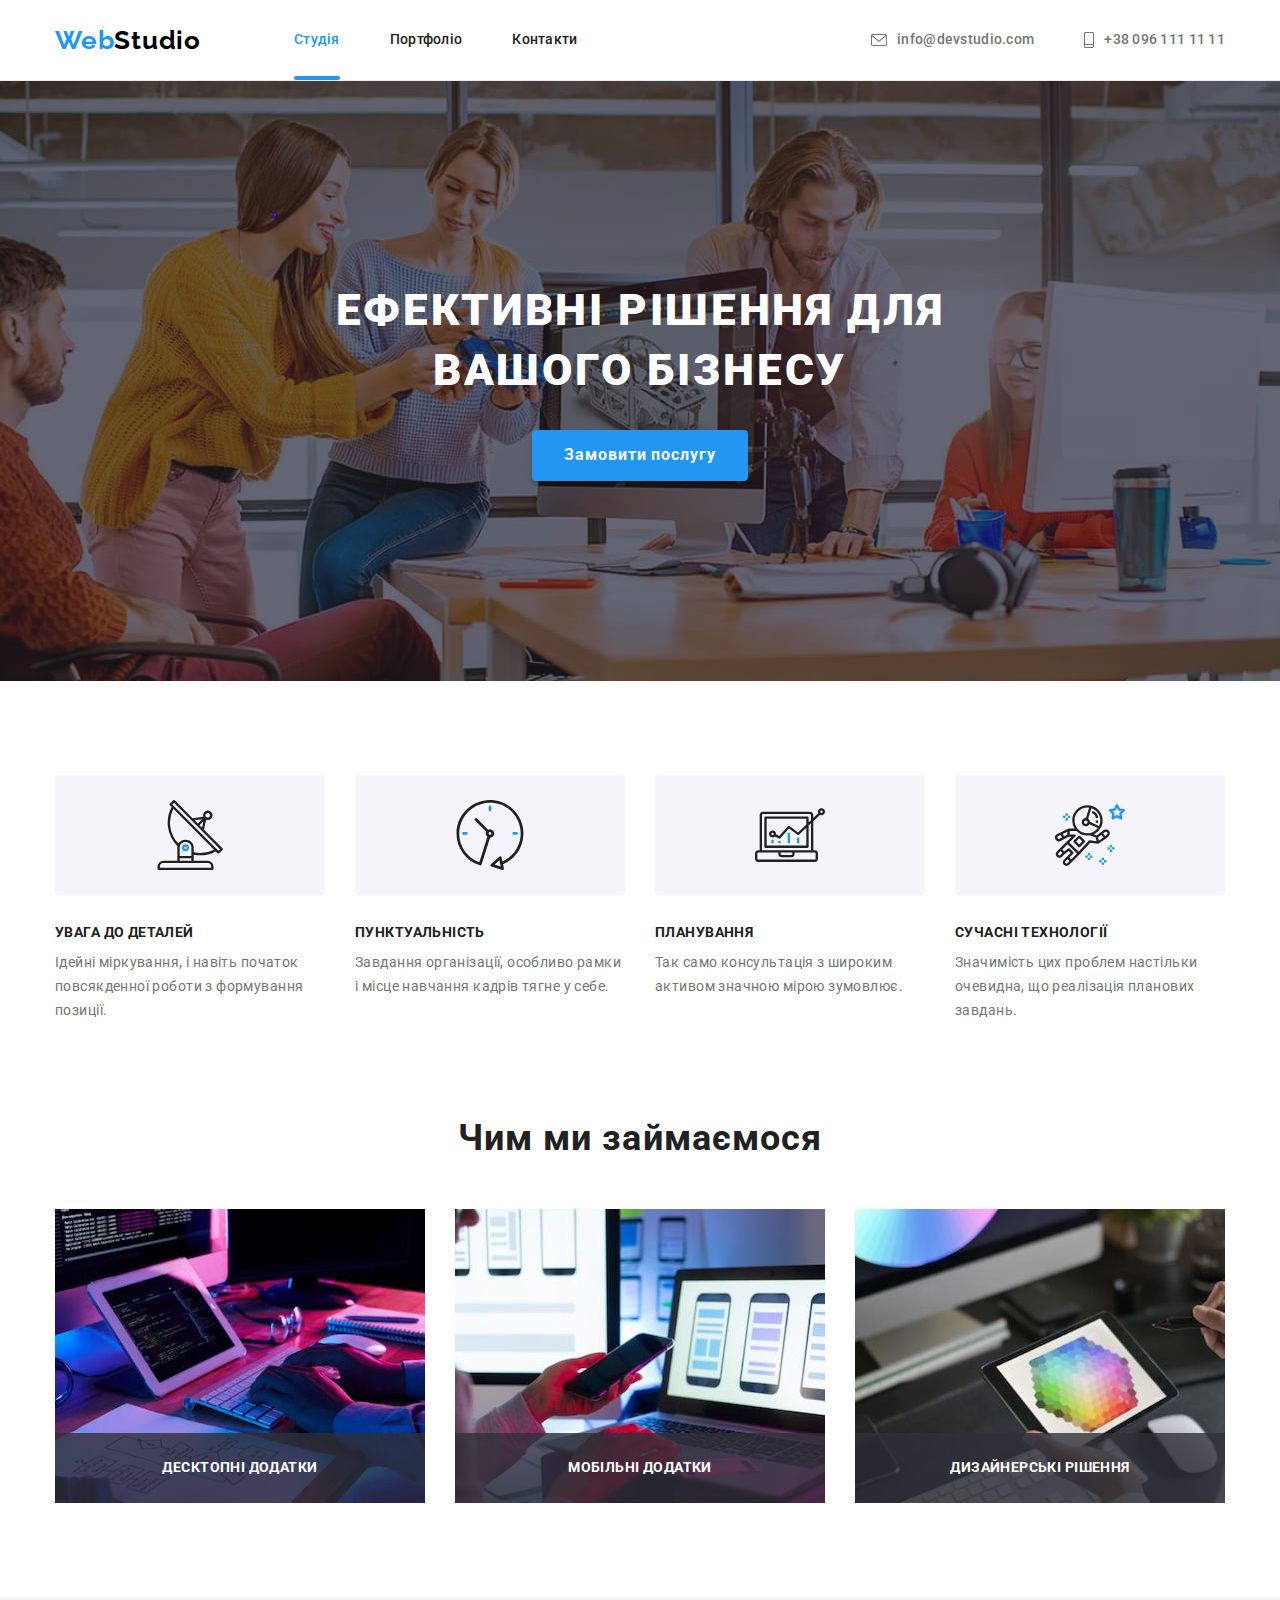
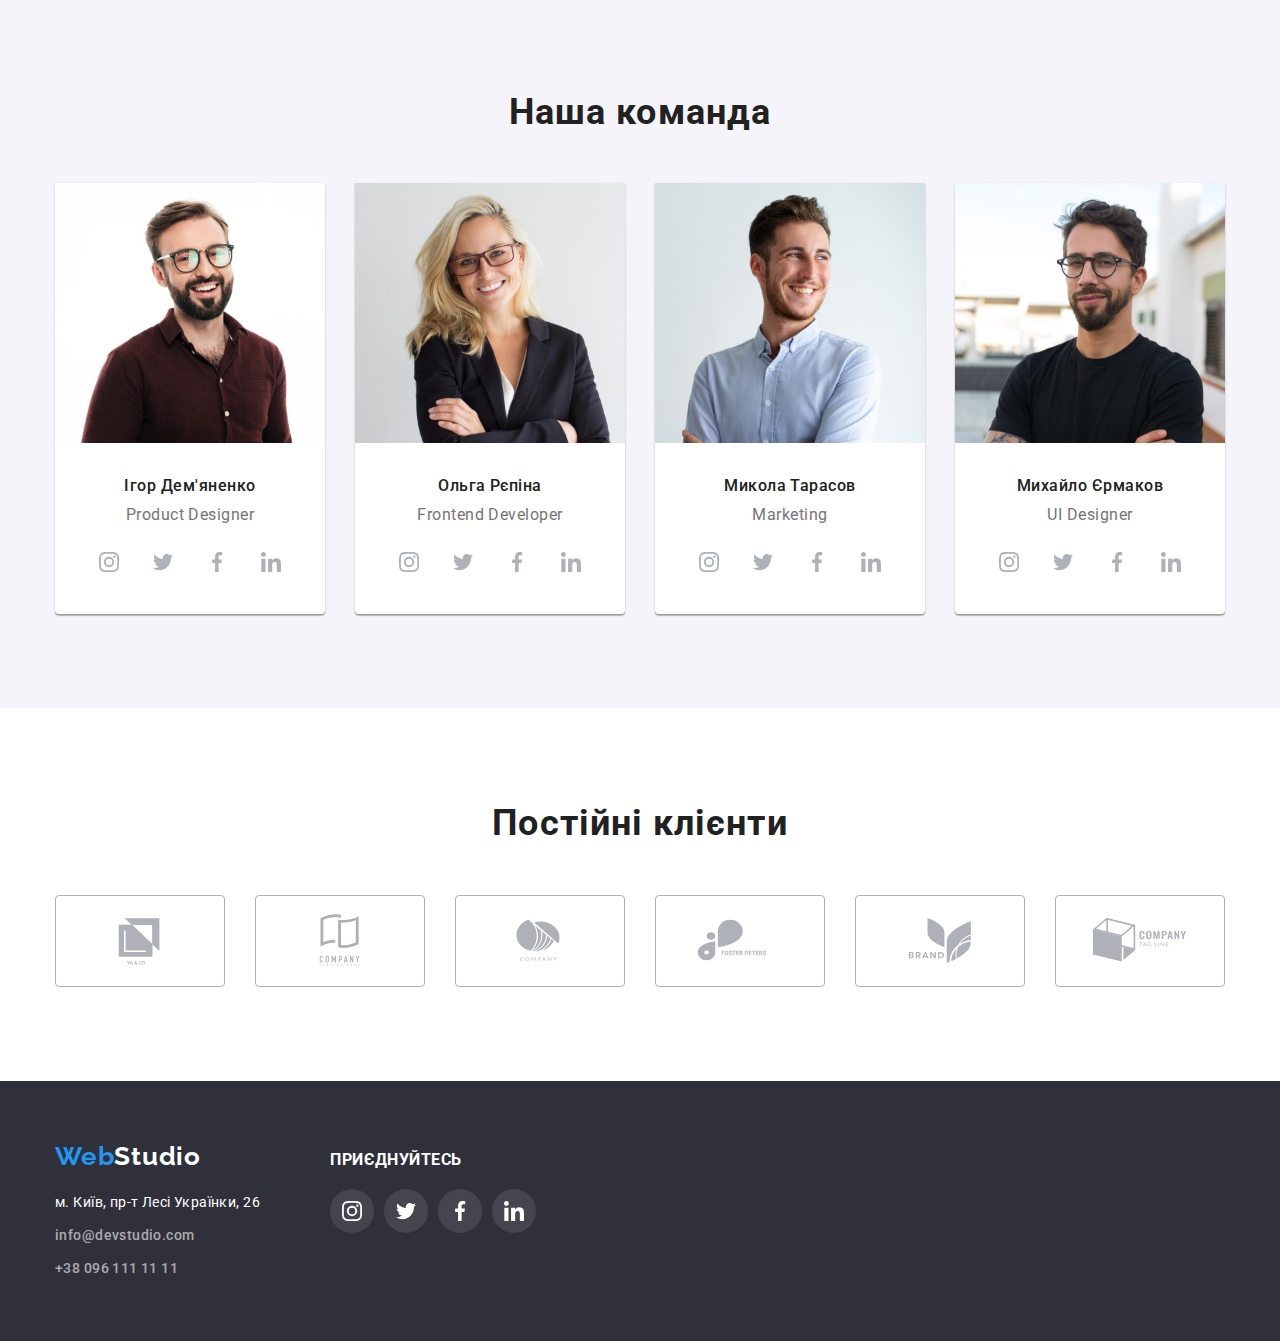
<file: index.html>
<!DOCTYPE html>
<html lang="uk">
  <head>
    <meta charset="UTF-8" />
    <meta http-equiv="X-UA-Compatible" content="IE=edge" />
    <meta name="viewport" content="width=device-width, initial-scale=1.0" />
    <title>Студія</title>
    <link rel="preconnect" href="https://fonts.googleapis.com" />
    <link rel="preconnect" href="https://fonts.gstatic.com" crossorigin />
    <link
      href="https://fonts.googleapis.com/css2?family=Raleway:wght@700&family=Roboto:wght@400;500;700;900&display=swap"
      rel="stylesheet"
    />
    <link
      rel="stylesheet"
      href="https://cdnjs.cloudflare.com/ajax/libs/modern-normalize/1.1.0/modern-normalize.min.css"
    />
    <link rel="stylesheet" href="scc/styles.css" />
  </head>
  <body>
    <!--Шапка сторінки-->

    <header class="header-list">
      <div class="container header-page">
        <div class="nav">
          <nav class="logo-page">
            <a class="logo link" href="./index.html">
              <span class="color-web">Web</span
              ><span class="color-studio">Studio</span></a
            >
            <ul class="list">
              <li class="item">
                <a class="link current" href="">Студія</a>
              </li>
              <li class="item">
                <a href="./portfolio.html" class="link">Портфоліо</a>
              </li>
              <li class="item">
                <a href="./index.html" class="link">Контакти</a>
              </li>
            </ul>
          </nav>
        </div>
        <ul class="contacts list">
          <li class="item">
            <a class="link" href="mailto:info@devstudio.com"
              ><svg class="contacts-icon" width="16" height="12">
                <use href="./images/symbol-defs.svg#icon-letter"></use></svg
              >info@devstudio.com</a
            >
          </li>
          <li class="item">
            <a class="link" href="tel:+380961111111"
              ><svg class="contacts-icon" width="10" height="16">
                <use href="./images/symbol-defs.svg#icon-smartphone"></use></svg
              >+38 096 111 11 11</a
            >
          </li>
        </ul>
      </div>
    </header>

    <!--Герой-->

    <main>
      <section class="hero">
        <div class="overlay">
          <div class="container">
            <h1 class="hero-title">
              Ефективні рішення для<br />вашого бізнесу
            </h1>
            <button data-modal-open class="hero-button active" type="button">
              Замовити послугу
            </button>
          </div>
        </div>
      </section>

      <!--Особливості компанії-->

      <section class="benefits">
        <div class="container">
          <h2 class="visually-hidden">Наші переваги</h2>
          <ul class="benefits-set list">
            <li class="item">
              <div class="box-benefits">
                <svg class="benefits-icon" width="70" height="70">
                  <use href="./images/symbol-defs.svg#icon-antenna"></use>
                </svg>
              </div>
              <h3 class="benefits-title">Увага до деталей</h3>
              <p class="benefits-text">
                Ідейні міркування, і навіть початок повсякденної роботи з
                формування позиції.
              </p>
            </li>
            <li class="item">
              <div class="box-benefits">
                <svg class="benefits-icon" width="70" height="70">
                  <use href="./images/symbol-defs.svg#icon-clock"></use>
                </svg>
              </div>
              <h3 class="benefits-title">Пунктуальність</h3>
              <p class="benefits-text">
                Завдання організації, особливо рамки і місце навчання кадрів
                тягне у себе.
              </p>
            </li>
            <li class="item">
              <div class="box-benefits">
                <svg class="benefits-icon" width="70" height="70">
                  <use href="./images/symbol-defs.svg#icon-diagram"></use>
                </svg>
              </div>
              <h3 class="benefits-title">Планування</h3>
              <p class="benefits-text">
                Так само консультація з широким активом значною мірою зумовлює.
              </p>
            </li>
            <li class="item">
              <div class="box-benefits">
                <svg class="benefits-icon" width="70" height="70">
                  <use href="./images/symbol-defs.svg#icon-astronaut"></use>
                </svg>
              </div>
              <h3 class="benefits-title">Сучасні технології</h3>
              <p class="benefits-text">
                Значимість цих проблем настільки очевидна, що реалізація
                планових завдань.
              </p>
            </li>
          </ul>
        </div>
      </section>

      <!--Чим ми займаємося-->
      <section class="activity">
        <div class="container">
          <h2 class="section-title">Чим ми займаємося</h2>
          <ul class="activity-set list">
            <li class="item">
              <img
                src="images/index/html.jpg"
                alt="photo-html"
                width="370"
                height="294"
              />
              <div class="activity-applications">
                <h3 class="applications-title">Десктопні додатки</h3>
              </div>
            </li>
            <li class="item">
              <img
                src="images/index/css.jpg"
                alt="photo-css"
                width="370"
                height="294"
              />
              <div class="activity-applications">
                <h3 class="applications-title">Мобільні додатки</h3>
              </div>
            </li>
            <li class="item">
              <img
                src="images/index/jscript.jpg"
                alt="photo-jscript"
                width="370"
                height="294"
              />
              <div class="activity-applications">
                <h3 class="applications-title">Дизайнерські рішення</h3>
              </div>
            </li>
          </ul>
        </div>
      </section>

      <!--Наша команда-->

      <section class="team">
        <div class="container">
          <h2 class="section-title">Наша команда</h2>
          <ul class="team-set list">
            <!--Інфо Ігор Дем'яненко-->
            <li class="item">
              <img
                src="images/index/product-designer.jpg"
                alt="photo-pd"
                width="270"
                height="260"
              />
              <div class="box-name">
                <h3 class="team-name">Ігор Дем'яненко</h3>
                <p class="team-profession" lang="en">Product Designer</p>
              </div>
              <div class="social-link">
                <ul class="list link-icon">
                  <li class="items">
                    <a class="link-color links" href="" aria-label="Instagram">
                      <svg class="social-icon">
                        <use
                          href="./images/symbol-defs.svg#icon-instagram"
                        ></use>
                      </svg>
                    </a>
                  </li>
                  <li class="items">
                    <a class="link-color links" href="" aria-label="Twitter">
                      <svg class="social-icon">
                        <use href="./images/symbol-defs.svg#icon-twitter"></use>
                      </svg>
                    </a>
                  </li>
                  <li class="items">
                    <a class="link-color links" href="" aria-label="Facebook">
                      <svg class="social-icon">
                        <use
                          href="./images/symbol-defs.svg#icon-facebook"
                        ></use>
                      </svg>
                    </a>
                  </li>
                  <li class="items">
                    <a class="link-color links" href="" aria-label="Linkedin">
                      <svg class="social-icon">
                        <use
                          href="./images/symbol-defs.svg#icon-linkedin"
                        ></use>
                      </svg>
                    </a>
                  </li>
                </ul>
              </div>
            </li>

            <!--Інфо Ольга Рєпіна-->
            <li class="item">
              <img
                src="images/index/frontend-developer.jpg"
                alt="photo-fd"
                width="270"
                height="260"
              />
              <div class="box-name">
                <h3 class="team-name">Ольга Рєпіна</h3>
                <p class="team-profession" lang="en">Frontend Developer</p>
              </div>
              <div class="social-link">
                <ul class="list link-icon">
                  <li class="items">
                    <a class="link-color links" href="" aria-label="Instagram">
                      <svg class="social-icon">
                        <use
                          href="./images/symbol-defs.svg#icon-instagram"
                        ></use>
                      </svg>
                    </a>
                  </li>
                  <li class="items">
                    <a class="link-color links" href="" aria-label="Twitter">
                      <svg class="social-icon">
                        <use href="./images/symbol-defs.svg#icon-twitter"></use>
                      </svg>
                    </a>
                  </li>
                  <li class="items">
                    <a class="link-color links" href="" aria-label="Facebook">
                      <svg class="social-icon">
                        <use
                          href="./images/symbol-defs.svg#icon-facebook"
                        ></use>
                      </svg>
                    </a>
                  </li>
                  <li class="items">
                    <a class="link-color links" href="" aria-label="Linkedin">
                      <svg class="social-icon">
                        <use
                          href="./images/symbol-defs.svg#icon-linkedin"
                        ></use>
                      </svg>
                    </a>
                  </li>
                </ul>
              </div>
            </li>

            <!--Інфо Микола Тарасов-->
            <li class="item">
              <img
                src="images/index/marketing.jpg"
                alt="photo-marketing"
                width="270"
                height="260"
              />
              <div class="box-name">
                <h3 class="team-name">Микола Тарасов</h3>
                <p class="team-profession" lang="en">Marketing</p>
              </div>
              <div class="social-link">
                <ul class="list link-icon">
                  <li class="items">
                    <a class="link-color links" href="" aria-label="Instagram">
                      <svg class="social-icon">
                        <use
                          href="./images/symbol-defs.svg#icon-instagram"
                        ></use>
                      </svg>
                    </a>
                  </li>
                  <li class="items">
                    <a class="link-color links" href="" aria-label="Twitter">
                      <svg class="social-icon">
                        <use href="./images/symbol-defs.svg#icon-twitter"></use>
                      </svg>
                    </a>
                  </li>
                  <li class="items">
                    <a class="link-color links" href="" aria-label="Facebook">
                      <svg class="social-icon">
                        <use
                          href="./images/symbol-defs.svg#icon-facebook"
                        ></use>
                      </svg>
                    </a>
                  </li>
                  <li class="items">
                    <a class="link-color links" href="" aria-label="Linkedin">
                      <svg class="social-icon">
                        <use
                          href="./images/symbol-defs.svg#icon-linkedin"
                        ></use>
                      </svg>
                    </a>
                  </li>
                </ul>
              </div>
            </li>

            <!--Інфо Михайло Єрмаков-->
            <li class="item">
              <img
                src="images/index/ui-designer.jpg"
                alt="photo-uid"
                width="270"
                height="260"
              />
              <div class="box-name">
                <h3 class="team-name">Михайло Єрмаков</h3>
                <p class="team-profession" lang="en">UI Designer</p>
              </div>
              <div class="social-link">
                <ul class="list link-icon">
                  <li class="items">
                    <a class="link-color links" href="" aria-label="Instagram">
                      <svg class="social-icon">
                        <use
                          href="./images/symbol-defs.svg#icon-instagram"
                        ></use>
                      </svg>
                    </a>
                  </li>
                  <li class="items">
                    <a class="link-color links" href="" aria-label="Twitter">
                      <svg class="social-icon">
                        <use href="./images/symbol-defs.svg#icon-twitter"></use>
                      </svg>
                    </a>
                  </li>
                  <li class="items">
                    <a class="link-color links" href="" aria-label="Facebook">
                      <svg class="social-icon">
                        <use
                          href="./images/symbol-defs.svg#icon-facebook"
                        ></use>
                      </svg>
                    </a>
                  </li>
                  <li class="items">
                    <a class="link-color links" href="" aria-label="Linkedin">
                      <svg class="social-icon">
                        <use
                          href="./images/symbol-defs.svg#icon-linkedin"
                        ></use>
                      </svg>
                    </a>
                  </li>
                </ul>
              </div>
            </li>
          </ul>
        </div>
      </section>

      <!--Постійні клієнти-->
      <section class="clients">
        <div class="container">
          <h2 class="section-title">Постійні клієнти</h2>
          <ul class="clients-set list">
            <li class="item">
              <a class="clients-link" href="" aria-label="client1">
                <svg class="clients-icon">
                  <use href="./images/symbol-defs.svg#icon-client1"></use>
                </svg>
              </a>
            </li>
            <li class="item">
              <a class="clients-link" href="" aria-label="client2">
                <svg class="clients-icon">
                  <use href="./images/symbol-defs.svg#icon-client2"></use>
                </svg>
              </a>
            </li>
            <li class="item">
              <a class="clients-link" href="" aria-label="client3">
                <svg class="clients-icon">
                  <use href="./images/symbol-defs.svg#icon-client3"></use>
                </svg>
              </a>
            </li>
            <li class="item">
              <a class="clients-link" href="" aria-label="client4">
                <svg class="clients-icon">
                  <use href="./images/symbol-defs.svg#icon-client4"></use>
                </svg>
              </a>
            </li>
            <li class="item">
              <a class="clients-link" href="" aria-label="client5">
                <svg class="clients-icon">
                  <use href="./images/symbol-defs.svg#icon-client5"></use>
                </svg>
              </a>
            </li>
            <li class="item">
              <a class="clients-link" href="" aria-label="client6">
                <svg class="clients-icon">
                  <use href="./images/symbol-defs.svg#icon-client6"></use>
                </svg>
              </a>
            </li>
          </ul>
        </div>
      </section>
    </main>

    <!--Підвал сторінки-->
    <footer class="footer-list">
      <div class="container">
        <div class="address-social-footer">
          <div class="footer">
            <a class="logo link" href="./index.html">
              <span class="color-web">Web</span
              ><span class="color-studio">Studio</span></a
            >
            <address class="address-list">
              <ul class="list">
                <li class="item">
                  <a
                    class="address link"
                    href="https://goo.gl/maps/CPtrU1FHBa2aNyZL9"
                    target="_blank"
                    rel="noopener noreferrer nofollow"
                    >м. Київ, пр-т Лесі Українки, 26
                  </a>
                </li>
                <li class="item">
                  <a class="link-rgba link" href="mailto:info@devstudio.com"
                    >info@devstudio.com</a
                  >
                </li>
                <li class="item">
                  <a class="link-rgba link" href="tel:+380961111111"
                    >+38 096 111 11 11</a
                  >
                </li>
              </ul>
            </address>
          </div>

          <!-- Приєднуйтесь -->

          <div class="social-footer">
            <h3 class="title-social-footer">приєднуйтесь</h3>
            <ul class="list box-social-footer">
              <li>
                <a class="link-social-footer" href="" aria-label="Instagram">
                  <svg class="social-icon-footer">
                    <use href="./images/symbol-defs.svg#icon-instagram"></use>
                  </svg>
                </a>
              </li>
              <li>
                <a class="link-social-footer" href="" aria-label="Twitter">
                  <svg class="social-icon-footer">
                    <use href="./images/symbol-defs.svg#icon-twitter"></use>
                  </svg>
                </a>
              </li>
              <li>
                <a class="link-social-footer" href="" aria-label="Facebook">
                  <svg class="social-icon-footer">
                    <use href="./images/symbol-defs.svg#icon-facebook"></use>
                  </svg>
                </a>
              </li>
              <li>
                <a class="link-social-footer" href="" aria-label="Linkedin">
                  <svg class="social-icon-footer">
                    <use href="./images/symbol-defs.svg#icon-linkedin"></use>
                  </svg>
                </a>
              </li>
            </ul>
          </div>
        </div>
      </div>
    </footer>

    <!-- Модальне вікно -->

    <div class="backdrop is-hidden" data-modal>
      <div class="modal">
        <button data-modal-close class="button-modal" type="button">
          <svg class="button-modal-icon">
            <use
              href="./images/symbol-defs-bt-modal.svg#icon-close-black-18dp-2-1-2"
            ></use>
          </svg>
        </button>
      </div>
    </div>

    <script src="./js/modal.js"></script>
  </body>
</html>
</file>
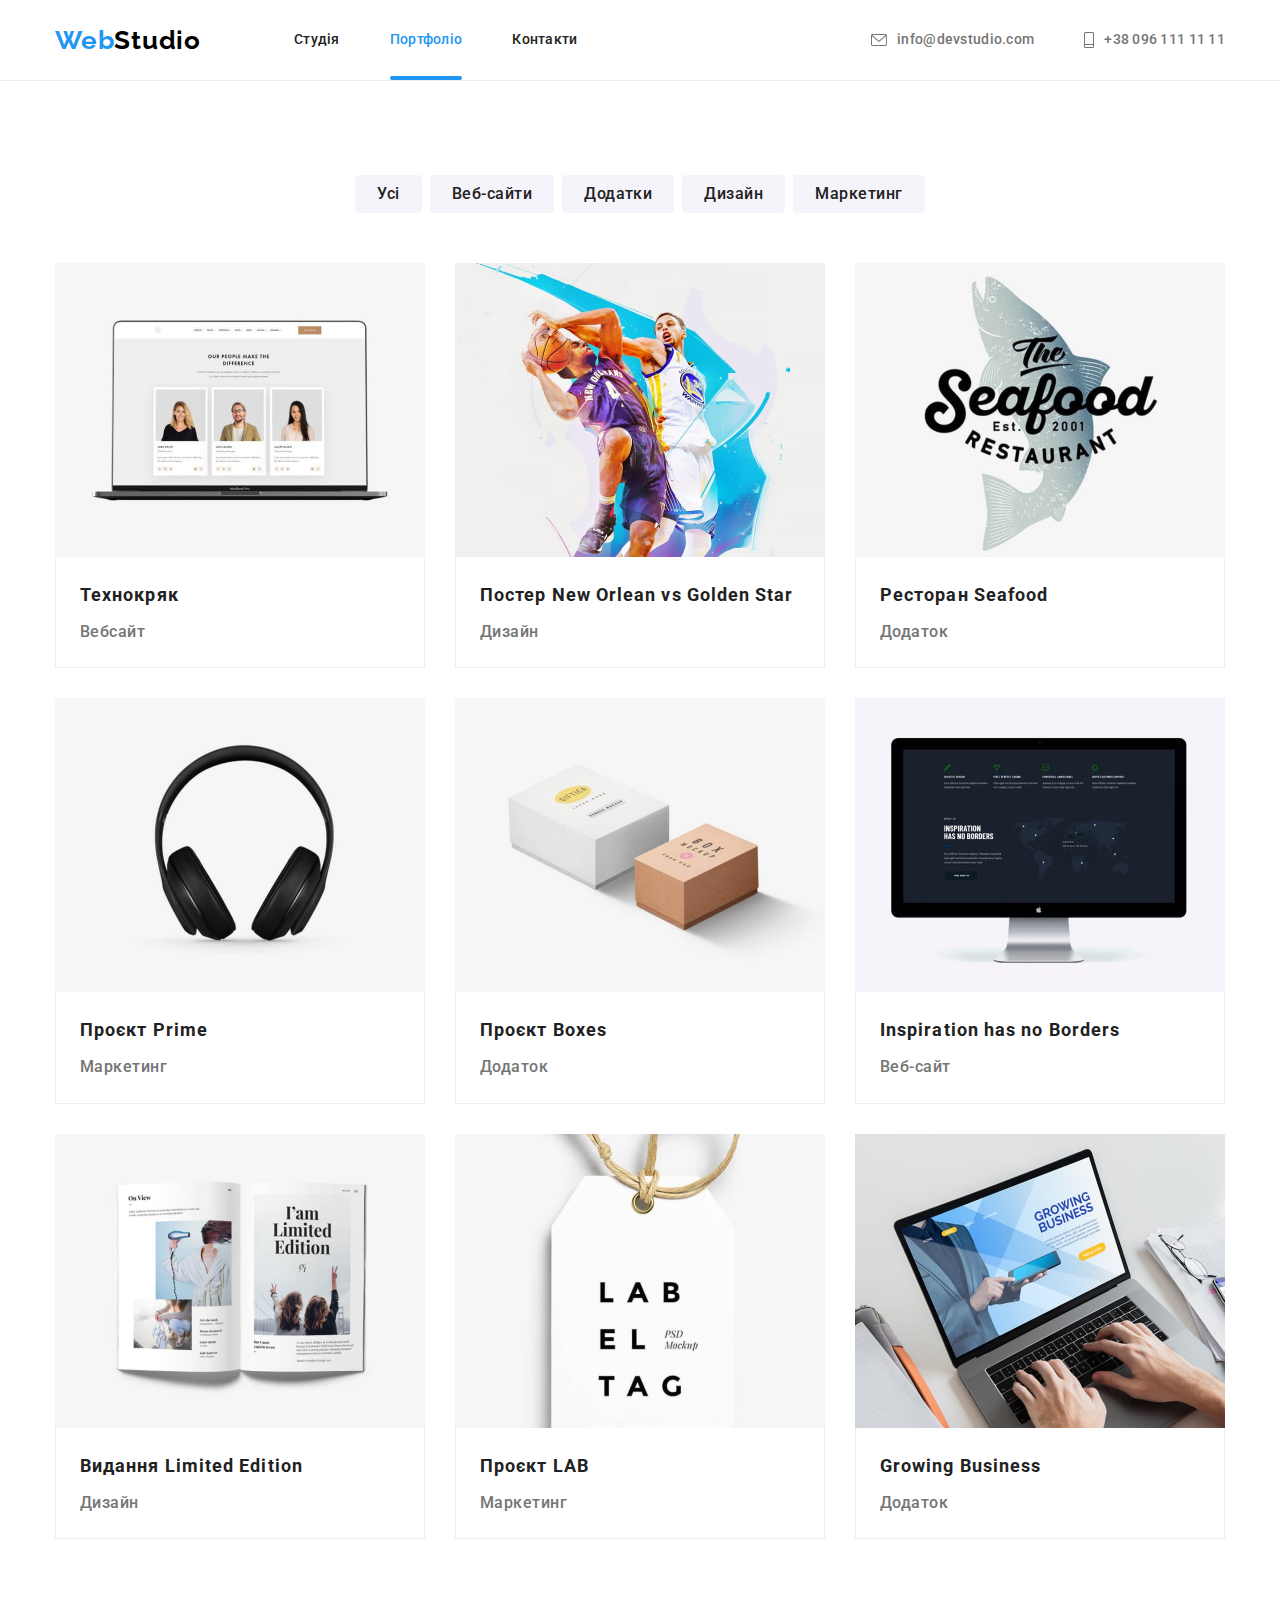
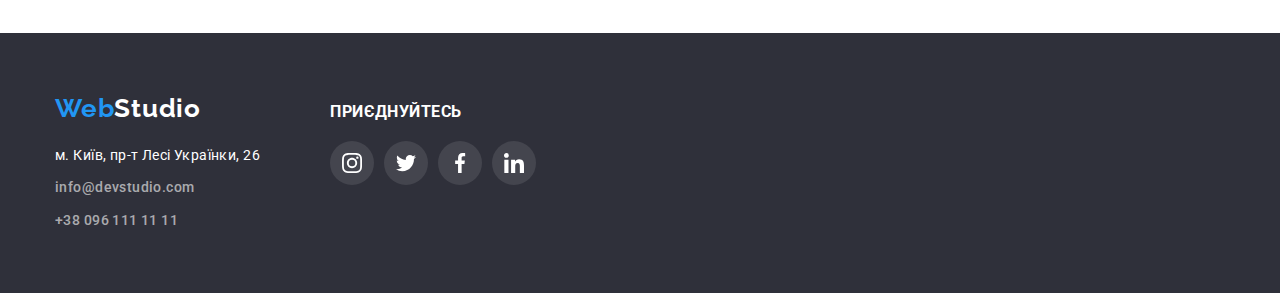
<file: portfolio.html>
<!DOCTYPE html>
<html lang="uk">
  <head>
    <meta charset="UTF-8" />
    <meta http-equiv="X-UA-Compatible" content="IE=edge" />
    <meta name="viewport" content="width=device-width, initial-scale=1.0" />
    <title>Студія</title>
    <link rel="preconnect" href="https://fonts.googleapis.com" />
    <link rel="preconnect" href="https://fonts.gstatic.com" crossorigin />
    <link
      href="https://fonts.googleapis.com/css2?family=Raleway:wght@700&family=Roboto:wght@400;500;700;900&display=swap"
      rel="stylesheet"
    />
    <link
      rel="stylesheet"
      href="https://cdnjs.cloudflare.com/ajax/libs/modern-normalize/1.1.0/modern-normalize.min.css"
    />
    <link rel="stylesheet" href="scc/styles.css" />
  </head>
  <body>
    <!--Шапка сторінки-->

    <header class="header-list">
      <div class="container header-page">
        <div class="nav">
          <nav class="logo-page">
            <a class="logo link" href="./index.html"
              ><span class="color-web">Web</span
              ><span class="color-studio">Studio</span></a
            >
            <ul class="list">
              <li class="item">
                <a href="./index.html" class="link">Студія</a>
              </li>
              <li class="item">
                <a class="link current" href="./portfolio.html">Портфоліо</a>
              </li>
              <li class="item">
                <a href="./index.html" class="link">Контакти</a>
              </li>
            </ul>
          </nav>
        </div>
        <ul class="contacts list">
          <li class="item">
            <a class="link" href="mailto:info@devstudio.com"
              ><svg class="contacts-icon" width="16" height="12">
                <use href="./images/symbol-defs.svg#icon-letter"></use></svg
              >info@devstudio.com</a
            >
          </li>
          <li class="item">
            <a class="link" href="tel:+380961111111"
              ><svg class="contacts-icon" width="10" height="16">
                <use href="./images/symbol-defs.svg#icon-smartphone"></use></svg
              >+38 096 111 11 11</a
            >
          </li>
        </ul>
      </div>
    </header>

    <!--Герой-->

    <main>
      <section class="hero-portfolio">
        <div class="container">
          <h1 class="visually-hidden hero-title">Наші проєкти</h1>
          <ul class="buttons-page list">
            <li class="item">
              <button class="button-portfolio" type="button">Усі</button>
            </li>
            <li class="item">
              <button class="button-portfolio" type="button">Веб-сайти</button>
            </li>
            <li class="item">
              <button class="button-portfolio" type="button">Додатки</button>
            </li>
            <li class="item">
              <button class="button-portfolio" type="button">Дизайн</button>
            </li>
            <li class="item">
              <button class="button-portfolio" type="button">Маркетинг</button>
            </li>
          </ul>

          <!--Список проєктів-->

          <ul class="projects list">
            <li class="projects-item">
              <a class="projects-link link" href="" aria-label="Технокряк">
                <div class="projects-img">
                  <img
                    src="images/portfolio/tehnokriak.jpg"
                    alt="Технокряк"
                    width="370"
                    height="294"
                  />
                  <div class="projects-overlay">
                    <div class="projects-description">
                      <p class="description-text">
                        Ресурс пропонує комплексні пропозиції з різним рівнем
                        функціоналу та сервісів. Все це дозволить відвідувачу
                        отримати вичерпні відомості про компанію чи приватну
                        особу.
                      </p>
                    </div>
                  </div>
                </div>
                <div class="projects-box">
                  <h2 class="projects-title">Технокряк</h2>
                  <p class="projects-text">Вебсайт</p>
                </div>
              </a>
            </li>
            <li class="projects-item">
              <a
                class="projects-link link"
                href=""
                aria-label="Постер New Orlean vs Golden Star"
              >
                <div class="projects-img">
                  <img
                    src="images/portfolio/poster.jpg"
                    alt="Постер"
                    width="370"
                    height="294"
                  />
                  <div class="projects-overlay">
                    <div class="projects-description">
                      <p class="description-text">
                        Ресурс пропонує комплексні пропозиції з різним рівнем
                        функціоналу та сервісів. Все це дозволить відвідувачу
                        отримати вичерпні відомості про компанію чи приватну
                        особу.
                      </p>
                    </div>
                  </div>
                </div>
                <div class="projects-box">
                  <h2 class="projects-title">
                    Постер<span lang="en"> New Orlean vs Golden Star</span>
                  </h2>
                  <p class="projects-text">Дизайн</p>
                </div>
              </a>
            </li>
            <li class="projects-item">
              <a
                class="projects-link link"
                href=""
                aria-label="Ресторан Seafood"
              >
                <div class="projects-img">
                  <img
                    src="images/portfolio/restaurant.jpg"
                    alt="Ресторан"
                    width="370"
                    height="294"
                  />
                  <div class="projects-overlay">
                    <div class="projects-description">
                      <p class="description-text">
                        Ресурс пропонує комплексні пропозиції з різним рівнем
                        функціоналу та сервісів. Все це дозволить відвідувачу
                        отримати вичерпні відомості про компанію чи приватну
                        особу.
                      </p>
                    </div>
                  </div>
                </div>
                <div class="projects-box">
                  <h2 class="projects-title">
                    Ресторан<span lang="en"> Seafood</span>
                  </h2>
                  <p class="projects-text">Додаток</p>
                </div>
              </a>
            </li>
            <li class="projects-item">
              <a class="projects-link link" href="" aria-label="Проєкт Prime">
                <div class="projects-img">
                  <img
                    src="images/portfolio/project-prime.jpg"
                    alt="Проєкт Прайм"
                    width="370"
                    height="294"
                  />
                  <div class="projects-overlay">
                    <div class="projects-description">
                      <p class="description-text">
                        Ресурс пропонує комплексні пропозиції з різним рівнем
                        функціоналу та сервісів. Все це дозволить відвідувачу
                        отримати вичерпні відомості про компанію чи приватну
                        особу.
                      </p>
                    </div>
                  </div>
                </div>
                <div class="projects-box">
                  <h2 class="projects-title">
                    Проєкт<span lang="en"> Prime</span>
                  </h2>
                  <p class="projects-text" lang="en">Маркетинг</p>
                </div>
              </a>
            </li>
            <li class="projects-item">
              <a class="projects-link link" href="" aria-label="Проєкт Boxes">
                <div class="projects-img">
                  <img
                    src="images/portfolio/project-boxes.jpg"
                    alt="Проєкт Коробки"
                    width="370"
                    height="294"
                  />
                  <div class="projects-overlay">
                    <div class="projects-description">
                      <p class="description-text">
                        Ресурс пропонує комплексні пропозиції з різним рівнем
                        функціоналу та сервісів. Все це дозволить відвідувачу
                        отримати вичерпні відомості про компанію чи приватну
                        особу.
                      </p>
                    </div>
                  </div>
                </div>
                <div class="projects-box">
                  <h2 class="projects-title">
                    Проєкт<span lang="en"> Boxes</span>
                  </h2>
                  <p class="projects-text">Додаток</p>
                </div>
              </a>
            </li>
            <li class="projects-item">
              <a
                class="projects-link link"
                href=""
                aria-label="Inspiration has no Borders"
              >
                <div class="projects-img">
                  <img
                    src="images/portfolio/inspiration.jpg"
                    alt="Натхнення"
                    width="370"
                    height="294"
                  />
                  <div class="projects-overlay">
                    <div class="projects-description">
                      <p class="description-text">
                        Ресурс пропонує комплексні пропозиції з різним рівнем
                        функціоналу та сервісів. Все це дозволить відвідувачу
                        отримати вичерпні відомості про компанію чи приватну
                        особу.
                      </p>
                    </div>
                  </div>
                </div>
                <div class="projects-box">
                  <h2 class="projects-title" lang="en">
                    Inspiration has no Borders
                  </h2>
                  <p class="projects-text">Веб-сайт</p>
                </div>
              </a>
            </li>
            <li class="projects-item">
              <a
                class="projects-link link"
                href=""
                aria-label="Limited Edition"
              >
                <div class="projects-img">
                  <img
                    src="images/portfolio/edition.jpg"
                    alt="Видання"
                    width="370"
                    height="294"
                  />
                  <div class="projects-overlay">
                    <div class="projects-description">
                      <p class="description-text">
                        Ресурс пропонує комплексні пропозиції з різним рівнем
                        функціоналу та сервісів. Все це дозволить відвідувачу
                        отримати вичерпні відомості про компанію чи приватну
                        особу.
                      </p>
                    </div>
                  </div>
                </div>
                <div class="projects-box">
                  <h2 class="projects-title">
                    Видання<span lang="en"> Limited Edition</span>
                  </h2>
                  <p class="projects-text">Дизайн</p>
                </div>
              </a>
            </li>
            <li class="projects-item">
              <a class="projects-link link" href="" aria-label="Проєкт LAB">
                <div class="projects-img">
                  <img
                    src="images/portfolio/project-lab.jpg"
                    alt="Проєкт LAB"
                    width="370"
                    height="294"
                  />
                  <div class="projects-overlay">
                    <div class="projects-description">
                      <p class="description-text">
                        Ресурс пропонує комплексні пропозиції з різним рівнем
                        функціоналу та сервісів. Все це дозволить відвідувачу
                        отримати вичерпні відомості про компанію чи приватну
                        особу.
                      </p>
                    </div>
                  </div>
                </div>
                <div class="projects-box">
                  <h2 class="projects-title">
                    Проєкт<span lang="en"> LAB</span>
                  </h2>
                  <p class="projects-text">Маркетинг</p>
                </div>
              </a>
            </li>
            <li class="projects-item">
              <a
                class="projects-link link"
                href=""
                aria-label="Growing Business"
              >
                <div class="projects-img">
                  <img
                    src="images/portfolio/growing-business.jpg"
                    alt="Зростаючий бізнес"
                    width="370"
                    height="294"
                  />
                  <div class="projects-overlay">
                    <div class="projects-description">
                      <p class="description-text">
                        Ресурс пропонує комплексні пропозиції з різним рівнем
                        функціоналу та сервісів. Все це дозволить відвідувачу
                        отримати вичерпні відомості про компанію чи приватну
                        особу.
                      </p>
                    </div>
                  </div>
                </div>
                <div class="projects-box">
                  <h2 class="projects-title" lang="en">Growing Business</h2>
                  <p class="projects-text">Додаток</p>
                </div>
              </a>
            </li>
          </ul>
        </div>
      </section>
    </main>

    <!--Підвал сторінки-->
    <footer class="footer-list">
      <div class="container">
        <div class="address-social-footer">
          <div class="footer">
            <a class="logo link" href="./index.html">
              <span class="color-web">Web</span
              ><span class="color-studio">Studio</span>
            </a>
            <address class="address-list">
              <ul class="list">
                <li class="item">
                  <a
                    class="address link"
                    href="https://goo.gl/maps/CPtrU1FHBa2aNyZL9"
                    target="_blank"
                    rel="noopener noreferrer nofollow"
                    >м. Київ, пр-т Лесі Українки, 26
                  </a>
                </li>
                <li class="item">
                  <a class="link-rgba link" href="mailto:info@devstudio.com"
                    >info@devstudio.com</a
                  >
                </li>
                <li class="item">
                  <a class="link-rgba link" href="tel:+380961111111"
                    >+38 096 111 11 11</a
                  >
                </li>
              </ul>
            </address>
          </div>

          <!-- Приєднуйтесь -->

          <div class="social-footer">
            <h3 class="title-social-footer">приєднуйтесь</h3>
            <ul class="list box-social-footer">
              <li>
                <a class="link-social-footer" href="" aria-label="Instagram">
                  <svg class="social-icon-footer">
                    <use href="./images/symbol-defs.svg#icon-instagram"></use>
                  </svg>
                </a>
              </li>
              <li>
                <a class="link-social-footer" href="" aria-label="Twitter">
                  <svg class="social-icon-footer">
                    <use href="./images/symbol-defs.svg#icon-twitter"></use>
                  </svg>
                </a>
              </li>
              <li>
                <a class="link-social-footer" href="" aria-label="Facebook">
                  <svg class="social-icon-footer">
                    <use href="./images/symbol-defs.svg#icon-facebook"></use>
                  </svg>
                </a>
              </li>
              <li>
                <a class="link-social-footer" href="" aria-label="Linkedin">
                  <svg class="social-icon-footer">
                    <use href="./images/symbol-defs.svg#icon-linkedin"></use>
                  </svg>
                </a>
              </li>
            </ul>
          </div>
        </div>
      </div>
    </footer>
  </body>
</html>
</file>
<file: scc/styles.css>
/* колір основного тексту #212121 */
/* колір додаткового тексту #757575 */
/* колір фону: #F5F5F5 */

.list {
  list-style: none;
}

.link {
  text-decoration: none;
}

.list {
  margin: 0;
  padding: 0;
}

:root {
  --primary-font-weight: 700;
  --second-font-weight: 500;
  --primary-white-color: #ffffff;
  --accent-color: #2196f3;
}

body {
  font-size: 14px;
  color: #212121;
  font-family: Roboto, sans-serif;
}

/* Шапка сторінки */

.header-list {
  background-color: var(--primary-white-color);
  border-bottom: 1px solid #ececec;
}

.container {
  margin-left: auto;
  margin-right: auto;
  width: 1200px;
  padding-left: 15px;
  padding-right: 15px;
}

/* Логотип студії */

.header-page {
  display: flex;
  align-items: center;
}

.logo {
  font-family: Raleway;
  font-weight: var(--primary-font-weight);
  font-size: 26px;
  line-height: 1.19;
  letter-spacing: 0.03em;
  padding-top: 24px;
  padding-bottom: 24px;
}

.logo-page {
  display: flex;
  align-items: center;
}

.color-web,
.item .active {
  color: var(--accent-color);
}

.color-studio {
  color: #000000;
}

.nav .list {
  display: flex;
  margin-left: 93px;
}

.nav .list .item:not(:last-child) {
  margin-right: 50px;
}

.item .link {
  display: block;
  padding-top: 32px;
  padding-bottom: 32px;
}

.list .link {
  position: relative;

  font-weight: var(--second-font-weight);
  line-height: 1.14;
  letter-spacing: 0.02em;
  color: #212121;
  vertical-align: middle;

  transition: color 250ms cubic-bezier(0.4, 0, 0.2, 1);
}

.current::after {
  content: "";
  position: absolute;
  left: 0;
  bottom: 0;

  display: block;
  width: 100%;
  height: 4px;

  background-color: var(--accent-color);
  border-radius: 2px;
}

/* Контакти */

.contacts {
  display: flex;
  margin-left: auto;
}

.contacts .item + .item {
  margin-left: 50px;
}

.list .item .current {
  color: var(--accent-color);
}

.contacts-icon {
  margin-right: 10px;
  fill: currentColor;
  vertical-align: middle;
}

.contacts .link {
  font-weight: var(--second-font-weight);
  line-height: 1.14;
  letter-spacing: 0.02em;
  color: #757575;

  transition: color 250ms cubic-bezier(0.4, 0, 0.2, 1);
}

.list .link:hover,
.list .link:focus {
  color: var(--accent-color);
}

.contacts-icon:hover {
  fill: currentColor;
}

/* Герой */

.hero {
  color: var(--primary-white-color);
  text-align: center;
}

.overlay {
  max-width: 1600px;
  height: 600px;
  margin-left: auto;
  margin-right: auto;
  background-image: linear-gradient(
      to right,
      rgba(47, 48, 58, 0.4),
      rgba(47, 48, 58, 0.4)
    ),
    url("../images/index/working.jpg");
  background-repeat: no-repeat;
  background-position: center;
  background-size: cover;
}

/* Герой портфоліо */

.hero-portfolio {
  background-color: var(--primary-white-color);
  padding-bottom: 94px;
  padding-top: 94px;
}

.hero-title {
  padding-top: 200px;
  margin-top: 0;
  font-weight: 900;
  font-size: 44px;
  line-height: 1.36;
  letter-spacing: 0.06em;
  text-transform: uppercase;
  text-align: center;
}

/* Кнопка головної */

.hero-button {
  padding: 10px 32px;
  border-radius: 4px;
  border: 0 solid transparent;
  background-color: var(--accent-color);
  color: var(--primary-white-color);
  font-family: inherit;
  font-weight: var(--primary-font-weight);
  font-size: 16px;
  line-height: 1.88;
  letter-spacing: 0.06em;
  box-shadow: 0px 4px 4px rgba(0, 0, 0, 0.15);
  cursor: pointer;

  transition: background-color 250ms cubic-bezier(0.4, 0, 0.2, 1);
}

.hero-button:hover,
.hero-button:focus {
  color: var(--primary-white-color);
}

/* Кнопки портфоліо */

.buttons-page {
  display: flex;
  justify-content: center;
  margin-bottom: 50px;
}

.buttons-page .item:not(:last-child) {
  margin-right: 8px;
}

.button-portfolio {
  background-color: #f5f4fa;
  font-weight: var(--second-font-weight);
  padding: 6px 22px;
  border-radius: 4px;
  border: 0 solid transparent;
  font-size: 16px;
  line-height: 1.63;
  letter-spacing: 0.03em;
  color: #212121;
  font-family: inherit;
  cursor: pointer;

  transition: background-color 250ms cubic-bezier(0.4, 0, 0.2, 1),
    color 250ms cubic-bezier(0.4, 0, 0.2, 1),
    box-shadow 250ms cubic-bezier(0.4, 0, 0.2, 1);
}

.button-portfolio .item:first-child {
  padding: 6px 25px;
}

.button-portfolio:hover,
.button-portfolio:focus {
  color: var(--primary-white-color);
  background-color: var(--accent-color);
  box-shadow: 0px 3px 1px rgba(0, 0, 0, 0.1), 0px 1px 2px rgba(0, 0, 0, 0.08),
    0px 2px 2px rgba(0, 0, 0, 0.12);
}

/* Приховати заголовок "Наші переваги" */

.visually-hidden {
  position: absolute;
  white-space: nowrap;
  width: 1px;
  height: 1px;
  overflow: hidden;
  border: 0;
  padding: 0;
  clip: rect(0 0 0 0);
  clip-path: inset(50%);
  margin: -1px;
}
/* Заголовки секцій */

.section-title {
  margin-top: 0;
  margin-bottom: 50px;
  font-weight: var(--primary-font-weight);
  font-size: 36px;
  line-height: 1.17;
  text-align: center;
  letter-spacing: 0.03em;
}

/* Список проєктів портофоліо */

.projects {
  display: flex;
  flex-wrap: wrap;
  gap: 30px;
}

.projects-item .projects-link {
  display: block;

  transition: box-shadow 250ms cubic-bezier(0.4, 0, 0.2, 1);
}

.projects-link:hover,
.projects-link:focus,
.projects-link:active {
  box-shadow: 0px 1px 1px rgba(0, 0, 0, 0.12), 0px 4px 4px rgba(0, 0, 0, 0.06),
    1px 4px 6px rgba(0, 0, 0, 0.16);
}

.projects-img:hover::after {
  opacity: 1;
}

.projects-img {
  height: 294px;
  position: relative;
  overflow: hidden;
}

.projects-overlay {
  position: absolute;
  top: 0;
  left: 0;
  width: 100%;
  height: 100%;
  background-color: rgba(33, 150, 243, 0.9);
  transform: translateY(100%);

  transition: transform 250ms cubic-bezier(0.4, 0, 0.2, 1);
}

.projects-link:hover .projects-overlay,
.projects-link:focus .projects-overlay {
  transform: scale(1);
}

.projects-description .description-text {
  padding: 63px 24px;
  font-weight: normal;
  margin-top: 0;
  margin-bottom: 0;
  font-size: 18px;
  line-height: 1.56;
  letter-spacing: 0.03em;
  color: var(--primary-white-color);
}

.projects-box {
  padding: 20px 24px;
  border-right: 1px solid #eeeeee;
  border-bottom: 1px solid #eeeeee;
  border-left: 1px solid #eeeeee;
}

.projects-title {
  color: #212121;
  margin-top: 0;
  margin-bottom: 4px;
  font-weight: var(--primary-font-weight);
  font-size: 18px;
  line-height: 2;
  letter-spacing: 0.06em;
}

.projects-text {
  margin-top: 0;
  margin-bottom: 0;
  font-size: 16px;
  line-height: 1.88;
  letter-spacing: 0.03em;
  color: #757575;
}

/* Наші переваги */

.benefits {
  padding-top: 94px;
}

.benefits-set {
  display: flex;
}

.benefits-set .item {
  width: 270px;
}

.benefits-set .item:not(:last-child) {
  margin-right: 30px;
}

.benefits-title {
  margin-top: 30px;
  margin-bottom: 10px;
  font-weight: var(--primary-font-weight);
  font-size: 14px;
  line-height: 1.14;
  letter-spacing: 0.03em;
  text-transform: uppercase;
}

.box-benefits {
  display: flex;
  align-items: center;
  justify-content: center;
  width: 270px;
  height: 120px;
  left: 215px;
  top: 774px;

  background: #f5f4fa;
  border-radius: 4px;
}

.benefits-text {
  margin: 0;
  line-height: 1.71;
  letter-spacing: 0.03em;
  color: #757575;
}

/* Чим ми займаємося */

.activity {
  padding-top: 94px;
  padding-bottom: 94px;
}

.activity-set {
  display: flex;
  align-items: center;
}

.activity-set .item {
  position: relative;
  width: 370px;
  height: 294px;
}

.activity-set .item:not(:last-child) {
  margin-right: 30px;
}

.activity-applications {
  position: absolute;
  width: 100%;
  height: 70px;
  left: 0;
  bottom: 0;
  background-color: rgba(47, 48, 58, 0.8);
}

.applications-title {
  margin-top: 0;
  margin-bottom: 0;
  padding-top: 27px;
  padding-bottom: 27px;
  font-weight: var(--primary-font-weight);
  font-size: 14px;
  line-height: 1.14;
  text-align: center;
  letter-spacing: 0.03em;
  text-transform: uppercase;

  color: var(--primary-white-color);
}

/* Наша команда */

.team {
  padding-top: 94px;
  padding-bottom: 94px;
  background-color: #f5f4fa;
}

.team-set {
  display: flex;
  align-items: center;
}

.team-set .item {
  background-color: #ffffff;
  width: 270px;
  box-shadow: 0px 1px 3px rgba(0, 0, 0, 0.12), 0px 1px 1px rgba(0, 0, 0, 0.14),
    0px 2px 1px rgba(0, 0, 0, 0.2);
  border-radius: 0px 0px 4px 4px;
}

.team-set .item:not(:last-child) {
  margin-right: 30px;
}

.box-name {
  padding-top: 30px;
}

.team-name {
  margin-top: 0;
  margin-bottom: 10px;
  font-weight: var(--second-font-weight);
  font-size: 16px;
  line-height: 1.19;
  letter-spacing: 0.03;
}

.team-profession {
  margin-top: 0;
  margin-bottom: 0;
  color: #757575;
  line-height: 1.19;
  letter-spacing: 0.03;
}

.team-name,
.team-profession {
  font-size: 16px;
  line-height: 1.19;
  letter-spacing: 0.03em;
  text-align: center;
}

.link-icon {
  display: flex;
  align-items: center;
  justify-content: center;
  gap: 10px;
}

.link-icon .items {
  margin-top: 16px;
  margin-bottom: 30px;
}

.link-icon .link-color {
  display: flex;
  width: 44px;
  height: 44px;
  border-radius: 50%;
  justify-content: center;
  align-items: center;
  background-color: var(--primary-white-color);

  transition: background-color 250ms cubic-bezier(0.4, 0, 0.2, 1);
}

.link-color:hover,
.link-color:focus,
.link-color:active {
  background-color: var(--accent-color);
}

.social-icon {
  width: 20px;
  height: 20px;
  fill: #afb1b8;

  transition: fill 250ms cubic-bezier(0.4, 0, 0.2, 1);
}

.link-color:hover > .social-icon,
.link-color:focus > .social-icon {
  fill: #ffffff;
}

/* <!--Постійні клієнти--> */

.clients {
  padding-top: 94px;
  padding-bottom: 94px;
}

.clients-set {
  display: flex;
  gap: 30px;
}

.clients-set .item {
  width: 170px;
  height: 92px;
}

.clients-link {
  display: flex;
  justify-content: center;
  align-items: center;
  width: 100%;
  height: 100%;
  border: 1px solid #afb1b8;
  border-radius: 4px;

  transition: border 250ms cubic-bezier(0.4, 0, 0.2, 1);
}

.clients-link:hover .clients-icon,
.clients-link:focus .clients-icon,
.clients-link:active {
  fill: var(--accent-color);
}

.clients-link:hover,
.clients-link:focus {
  border: 1px solid var(--accent-color);
}

.clients-icon {
  width: 106px;
  height: 60px;
  fill: #afb1b8;

  transition: fill 250ms cubic-bezier(0.4, 0, 0.2, 1);
}

/* Підвал сторінки */

.footer-list {
  padding-top: 60px;
  padding-bottom: 60px;
  background-color: #2f303a;
}

.address-social-footer {
  align-items: baseline;
  display: flex;
}

.footer {
  display: inline-block;
}

.footer .logo {
  display: block;
  margin-bottom: 20px;
  padding-top: 0;
  padding-bottom: 0;
}

.footer-list .color-studio,
.footer-list .address {
  color: var(--primary-white-color);
}

.address-list .address {
  padding-top: 0;
  padding-bottom: 0;
  font-weight: normal;
  font-style: normal;
  line-height: 1.71;
  letter-spacing: 0.03em;
}

.address-list .item {
  font-weight: normal;
}

.address-list .item:not(:last-child) {
  margin-bottom: 9px;
}

.footer-list .link:hover,
.footer-list .link:focus {
  color: var(--primary-white-color);
}

.footer-list .link-rgba {
  padding-top: 0;
  padding-bottom: 0;
  font-style: normal;
  line-height: 1.71;
  letter-spacing: 0.03em;
  color: rgba(255, 255, 255, 0.6);

  transition: color 250ms cubic-bezier(0.4, 0, 0.2, 1);
}

/* Приєднуйтесь */

.social-footer {
  margin-left: 70px;
}

.title-social-footer {
  margin-top: 0;
  margin-bottom: 20px;
  font-style: normal;
  font-weight: var(--primary-font-weight);
  line-height: 1.14;
  letter-spacing: 0.03em;
  text-transform: uppercase;

  color: var(--primary-white-color);
}

.box-social-footer {
  display: flex;
  gap: 10px;
}

.link-social-footer {
  align-items: center;
  justify-content: center;
  display: flex;
  width: 44px;
  height: 44px;
  border-radius: 50%;

  background-color: rgba(255, 255, 255, 0.1);

  transition: background-color 250ms cubic-bezier(0.4, 0, 0.2, 1);
}

.link-social-footer:hover,
.link-social-footer:focus,
.link-social-footer:active {
  background-color: var(--accent-color);
}

.social-icon-footer {
  width: 20px;
  height: 20px;
  fill: #ffffff;
}

/* Модальне вікно */

.backdrop {
  position: fixed;
  top: 0;
  left: 0;
  width: 100%;
  height: 100%;
  background-color: rgba(0, 0, 0, 0.5);

  opacity: 1;
  transition: opacity 250ms cubic-bezier(0.4, 0, 0.2, 1),
    visibility 250ms cubic-bezier(0.4, 0, 0.2, 1);
}

.backdrop.is-hidden {
  opacity: 0;
  visibility: hidden;
  pointer-events: none;
}

.backdrop.is-hidden .modal {
  transform: translate(-50%, -50%) scale(0.9);
}

.modal {
  position: absolute;
  top: 50%;
  left: 50%;

  min-width: 528px;
  min-height: 581px;
  background-color: var(--primary-white-color);

  box-shadow: 0px 1px 3px rgba(0, 0, 0, 0.12), 0px 1px 1px rgba(0, 0, 0, 0.14),
    0px 2px 1px rgba(0, 0, 0, 0.2);
  border-radius: 4px;

  transform: translate(-50%, -50%) scale(1);
  transition: transform 250ms cubic-bezier(0.4, 0, 0.2, 1);
}

.button-modal {
  position: absolute;
  top: 8px;
  right: 8px;
  display: flex;
  align-items: center;
  width: 30px;
  height: 30px;
  border-radius: 50%;
  background-color: var(--primary-white-color);
  border: 1px solid rgba(0, 0, 0, 0.1);

  cursor: pointer;

  transition: background-color 250ms cubic-bezier(0.4, 0, 0.2, 1);
}

.button-modal-icon {
  width: 18px;
  height: 18px;
  fill: #000000;
}

.button-modal:hover,
.button-modal:focus {
  background-color: var(--accent-color);
}
</file>
